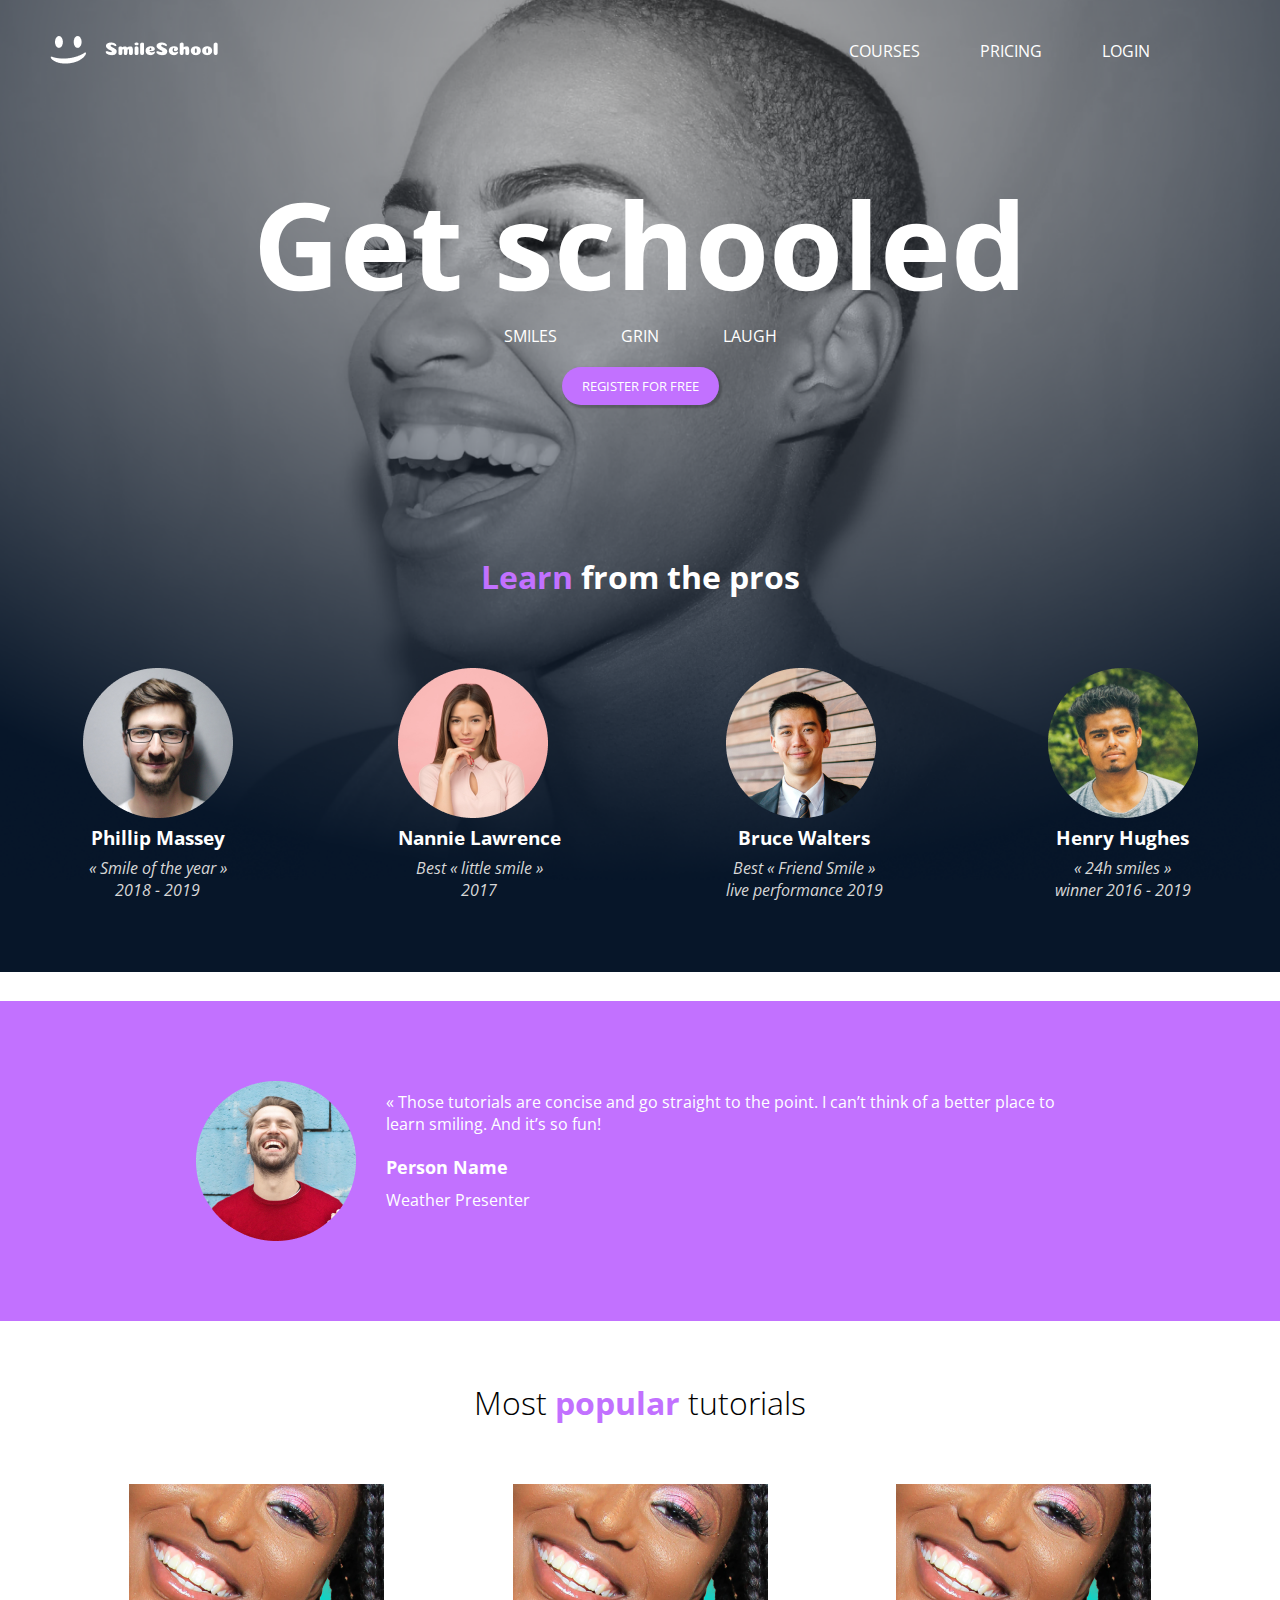
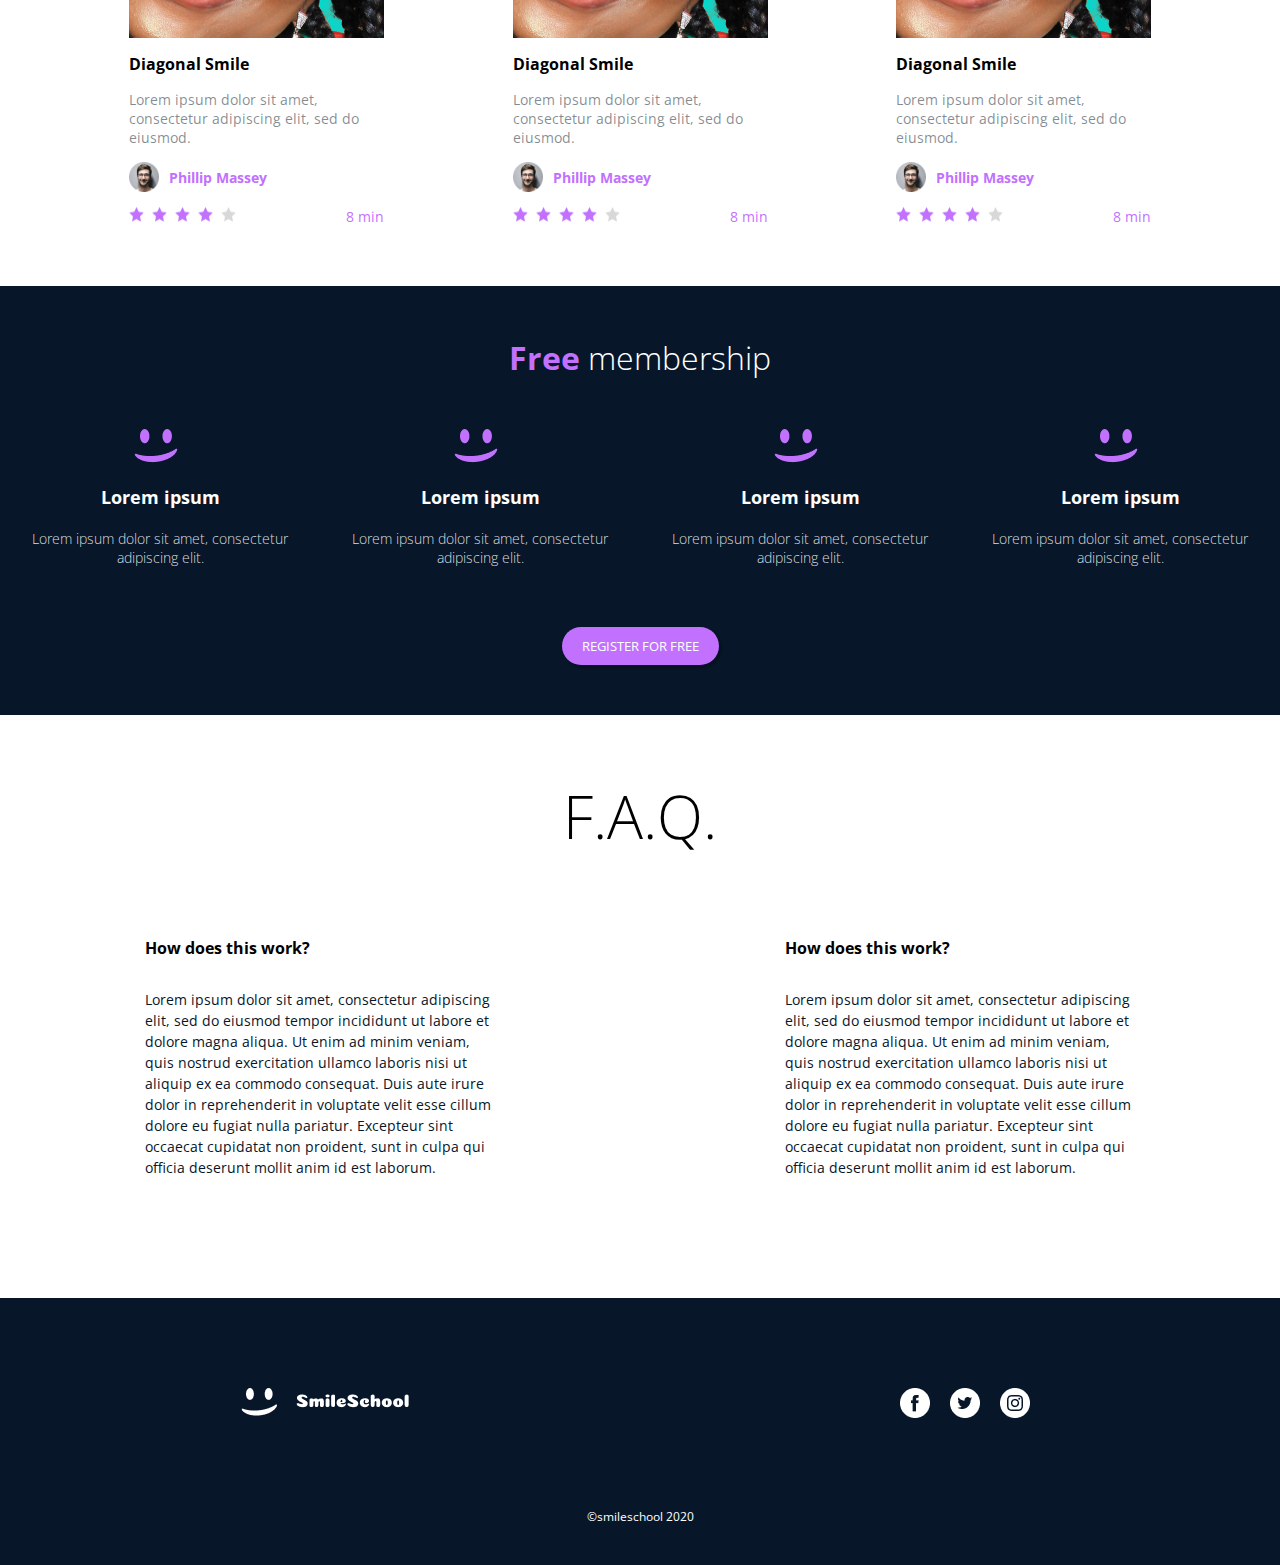
<file: css_advanced/index.html>
<!DOCTYPE html>
<html lang="en">

<head>
    <meta charset="UTF-8" />
    <meta name="viewport" content="width=device-width, initial-scale=1.0" />
    <title>Document</title>
    <link rel="stylesheet" href="styles.css" />
</head>

<body>
    <!-- Header Section -->
    <header>
        <div>
            <a href="#"><img src="./assets/logo.png" alt="" /></a>
            <div>
                <a href="#">Courses</a>
                <a href="#">Pricing</a>
                <a href="#">Login</a>
            </div>
        </div>
    </header>

    <!-- Main Section -->
    <main>
        <!-- Banner Section -->
        <section>
            <div>
                <h1>Get schooled</h1>
                <p class="sub-title">Smiles Grin Laugh</p>
                <button>Register for free</button>
            </div>

            <div>
                <h2><span>Learn</span> from the pros</h2>

                <div>
                    <div>
                        <img src="./assets/1.png" alt="Instructor 1" />
                        <h3>Phillip Massey</h3>
                        <p>
                            « Smile of the year » <br />
                            2018 - 2019
                        </p>
                    </div>

                    <div>
                        <img src="./assets/2.png" alt="Instructor 2" />
                        <h3>Nannie Lawrence</h3>
                        <p>
                            Best « little smile » <br />
                            2017
                        </p>
                    </div>

                    <div>
                        <img src="./assets/3.png" alt="Instructor 3" />
                        <h3>Bruce Walters</h3>
                        <p>
                            Best « Friend Smile » <br />
                            live performance 2019
                        </p>
                    </div>

                    <div>
                        <img src="./assets/4.png" alt="Instructor 4" />
                        <h3>Henry Hughes</h3>
                        <p>
                            « 24h smiles » <br />
                            winner 2016 - 2019
                        </p>
                    </div>
                </div>
            </div>
        </section>

        <!-- Quote Section -->
        <section>
            <div>
                <img src="./assets/5.png" alt="Image" />
                <div>
                    <blockquote>
                        « Those tutorials are concise and go straight to the
                        point. I can’t think of a better place to learn
                        smiling. And it’s so fun!
                    </blockquote>
                    <p class="author">Person Name</p>
                    <p>Weather Presenter</p>
                </div>
            </div>
        </section>

        <!-- Videos Section -->
        <section>
            <h1>Most <span>popular</span> tutorials</h1>

            <div class="vd-block">
                <!-- Video block 1 -->
                <div class="vd">
                    <img src="./assets/6.png" alt="Image" />
                    <h2>Diagonal Smile</h2>
                    <p>
                        Lorem ipsum dolor sit amet, consectetur adipiscing
                        elit, sed do eiusmod.
                    </p>
                    <!-- Block for Author -->
                    <div class="vd-author">
                        <img src="./assets/1.png" alt="Instructor 1" />
                        <h3>Phillip Massey</h3>
                    </div>
                    <!-- Block for rating -->
                    <div class="vd-rat">
                        <div>
                            <img src="./assets/star.png" alt="Star" />
                            <img src="./assets/star.png" alt="Star" />
                            <img src="./assets/star.png" alt="Star" />
                            <img src="./assets/star.png" alt="Star" />
                            <img src="./assets/blank_star.png" alt="Star" />
                        </div>
                        <p>8 min</p>
                    </div>
                </div>

                <!-- Video block 2 -->
                <div class="vd">
                    <img src="./assets/6.png" alt="Image" />
                    <h2>Diagonal Smile</h2>
                    <p>
                        Lorem ipsum dolor sit amet, consectetur adipiscing
                        elit, sed do eiusmod.
                    </p>
                    <!-- Block for Author -->
                    <div class="vd-author">
                        <img src="./assets/1.png" alt="Instructor 1" />
                        <h3>Phillip Massey</h3>
                    </div>
                    <!-- Block for rating -->
                    <div class="vd-rat">
                        <div>
                            <img src="./assets/star.png" alt="Star" />
                            <img src="./assets/star.png" alt="Star" />
                            <img src="./assets/star.png" alt="Star" />
                            <img src="./assets/star.png" alt="Star" />
                            <img src="./assets/blank_star.png" alt="Star" />
                        </div>
                        <p>8 min</p>
                    </div>
                </div>
                <!-- Add similar blocks for other videos -->
                <!-- ... -->
                <div class="vd">
                    <img src="./assets/6.png" alt="Image" />
                    <h2>Diagonal Smile</h2>
                    <p>
                        Lorem ipsum dolor sit amet, consectetur adipiscing
                        elit, sed do eiusmod.
                    </p>
                    <!-- Block for Author -->
                    <div class="vd-author">
                        <img src="./assets/1.png" alt="Instructor 1" />
                        <h3>Phillip Massey</h3>
                    </div>
                    <!-- Block for rating -->
                    <div class="vd-rat">
                        <div>
                            <img src="./assets/star.png" alt="Star" />
                            <img src="./assets/star.png" alt="Star" />
                            <img src="./assets/star.png" alt="Star" />
                            <img src="./assets/star.png" alt="Star" />
                            <img src="./assets/blank_star.png" alt="Star" />
                        </div>
                        <p>8 min</p>
                    </div>
                </div>
            </div>
        </section>

        <!-- Membership Section -->
        <section>
            <h1><span>Free</span> membership</h1>

            <div>
                <!-- Membership block 1 -->
                <div>
                    <img src="./assets/smile.png" alt="Image" />
                    <h2>Lorem ipsum</h2>
                    <p>
                        Lorem ipsum dolor sit amet, consectetur adipiscing
                        elit.
                    </p>
                </div>

                <!-- Membership block 2 -->
                <div>
                    <img src="./assets/smile.png" alt="Image" />
                    <h2>Lorem ipsum</h2>
                    <p>
                        Lorem ipsum dolor sit amet, consectetur adipiscing
                        elit.
                    </p>
                </div>

                <div>
                    <img src="./assets/smile.png" alt="Image" />
                    <h2>Lorem ipsum</h2>
                    <p>
                        Lorem ipsum dolor sit amet, consectetur adipiscing
                        elit.
                    </p>
                </div>

                <div>
                    <img src="./assets/smile.png" alt="Image" />
                    <h2>Lorem ipsum</h2>
                    <p>
                        Lorem ipsum dolor sit amet, consectetur adipiscing
                        elit.
                    </p>
                </div>

            </div>

            <button>REGISTER FOR FREE</button>
        </section>

        <!-- FAQ Section -->
        <section>
            <h1 class="title">F.A.Q.</h1>

            <div class="block">
                <!-- Row block 1 -->
                <div class="row">
                    <!-- item block 1 -->
                    <div>
                        <h2>How does this work?</h2>
                        <p>
                            Lorem ipsum dolor sit amet, consectetur
                            adipiscing elit, sed do eiusmod tempor
                            incididunt ut labore et dolore magna aliqua. Ut
                            enim ad minim veniam, quis nostrud exercitation
                            ullamco laboris nisi ut aliquip ex ea commodo
                            consequat. Duis aute irure dolor in
                            reprehenderit in voluptate velit esse cillum
                            dolore eu fugiat nulla pariatur. Excepteur sint
                            occaecat cupidatat non proident, sunt in culpa
                            qui officia deserunt mollit anim id est laborum.
                        </p>
                    </div>

                    <!-- item block 2 -->
                    <div>
                        <h2>How does this work?</h2>
                        <p>
                            Lorem ipsum dolor sit amet, consectetur
                            adipiscing elit, sed do eiusmod tempor
                            incididunt ut labore et dolore magna aliqua. Ut
                            enim ad minim veniam, quis nostrud exercitation
                            ullamco laboris nisi ut aliquip ex ea commodo
                            consequat. Duis aute irure dolor in
                            reprehenderit in voluptate velit esse cillum
                            dolore eu fugiat nulla pariatur. Excepteur sint
                            occaecat cupidatat non proident, sunt in culpa
                            qui officia deserunt mollit anim id est laborum.
                        </p>
                    </div>
                </div>
            </div>
        </section>
    </main>

    <!-- Footer Section -->
    <footer>
        <div>
            <!-- Row block -->
            <div class="block">
                <div>
                    <img src="./assets/logo.png" alt="Smile School Logo" />
                </div>

                <!-- Block for social media icons -->
                <div>
                    <a href="#"><img src="./assets/Facebook_White.png" alt="Facebook Icon" /></a>
                    <a href="#"><img src="./assets/Twitter_White.png" alt="Twitter Icon" /></a>
                    <a href="#"><img src="./assets/Instagram_White.png" alt="Instagram Icon" /></a>
                </div>
            </div>
            <p>©smileschool 2020</p>
        </div>
    </footer>
</body>

</html>
</file>
<file: css_advanced/styles.css>
@import url("https://fonts.googleapis.com/css2?family=Open+Sans&display=swap");
 * {
     padding: 0;
     margin: 0;
     text-decoration: none;
     font-family: "Open Sans", sans-serif;
}
 body {
     background-image: url("./assets/background.png");
     background-repeat: no-repeat;
     max-height: 100vh;
     background-position: start;
     background-size: cover;
}
/* Start in Header */
 header {
     text-transform: uppercase;
}
 header div {
     color: white;
     display: flex;
     justify-content: space-between;
     align-items: center;
     padding: 20px 50px;
}
 header div div a {
     color: white;
     margin: 0 30px;
}
/* Start in first section */
 section:nth-child(1) div:nth-child(1) {
     margin: 60px 0;
     text-align: center;
}
 section:nth-child(1) div:nth-child(1) h1 {
     font-size: 120px;
     color: white;
}
 .sub-title {
     text-transform: uppercase;
     color: white;
     word-spacing: 60px;
}
 button {
     background-color: #c271ff;
     color: white;
     padding: 10px 20px;
     margin: 20px;
     border: 0;
     border-radius: 20px;
     text-transform: uppercase;
     box-shadow: 2px 2px 2px 1px rgba(0, 0, 0, 0.2);
}
 section:nth-child(1) div:nth-child(2) {
     text-align: center;
     padding-bottom: 10px;
}
 section:nth-child(1) div:nth-child(2) h2 {
     padding-top: 70px;
     font-size: 32px;
     color: white;
}
 section:nth-child(1) div:nth-child(2) h2 span {
     color: #c271ff;
}
 section:nth-child(1) div:nth-child(2) div {
     display: flex;
     justify-content: space-around;
     margin: 50px 0;
}
 section:nth-child(1) div:nth-child(2) div div {
     margin: 20px;
}
 section:nth-child(1) div:nth-child(2) div div, img, h3, p {
     display: block;
}
 section:nth-child(1) div:nth-child(2) div div h3 {
     font: bold;
     color: white;
     margin: 0.45rem 0;
}
 section:nth-child(1) div:nth-child(2) div div p {
     color: rgb(215, 215, 215);
     font-style: italic;
}
/* Start Second section */
 section:nth-child(2) {
     background-color: #c271ff;
     display: flex;
     justify-content: space-evenly;
     align-items: center;
     padding: 80px 0;
}
 section:nth-child(2) div:nth-child(1) {
     color: white;
}
 section:nth-child(2) blockquote {
     margin-top: 10px;
}
 .author {
     font-weight: bold;
     font-size: large;
     margin: 20px 0 10px 0;
}
 section:nth-child(2) img {
     width: 160px;
     float: left;
     margin-right: 30px;
}
/* Start third section */
 section:nth-child(3) {
     text-align: center;
     padding-bottom: 30px;
}
 section:nth-child(3) h1 {
     font-size: 32px;
     font-weight: 300;
     margin: 60px 0;
}
 section:nth-child(3) h1 span {
     font-weight: bold;
     color: #c271ff;
}
 .vd-block {
     display: flex;
     justify-content: space-evenly;
     text-align: left;
}
 .vd {
     max-width: 255px;
}
 .vd h2 {
     font-size: 16px;
     margin: 15px 0;
}
 .vd p {
     color: #07162980;
     font-size: 14px;
     margin-bottom: 15px;
}
 .vd-author {
     display: flex;
     align-items: center;
}
 .vd-author img {
     width: 30px;
}
 .vd-author h3 {
     font-size: 14px;
     margin-left: 10px;
     color: #c271ff;
}
 .vd-rat {
     display: flex;
     margin: 15px 0;
     justify-content: space-between;
}
 .vd-rat div img {
     width: 15px;
     height: 15px;
     margin-right: 8px;
}
 .vd-rat div {
     display: flex;
}
 .vd-rat p {
     color: #c271ff;
}
/* Start membership section */
 section:nth-child(4) {
     text-align: center;
     background-color: #071629;
     color: white;
}
 section:nth-child(4) h1 {
     padding: 50px 0;
     font-weight: 300;
}
 section:nth-child(4) h1 span {
     font-weight: bold;
     color: #c271ff;
}
 section:nth-child(4) div {
     display: flex;
     justify-content: space-around;
}
 section:nth-child(4) div div, img, h2, p {
     display: block;
}
 section:nth-child(4) div div {
     max-width: 257px;
}
 section:nth-child(4) div div img {
     text-align: center;
     margin-left: 40%;
}
 section:nth-child(4) div div h2 {
     margin: 20px 0;
     font-size: 18px;
}
 section:nth-child(4) div div p {
     font-size: 14px;
     font-weight: 300;
     color: rgb(221, 221, 221);
}
 section:nth-child(4) button {
     margin: 60px 0 50px 0;
}
/* Start FAQ section */
 section:nth-child(5) {
     margin: 0 0 60px 0;
     text-align: center;
}
 section:nth-child(5) .title {
     font-size: 60px;
     font-weight: 300;
     margin: 60px 0;
}
 section:nth-child(5) .block .row {
     display: flex;
     justify-content: space-around;
}
 section:nth-child(5) .block .row div {
     text-align: left;
     max-width: 350px;
     margin-bottom: 60px;
}
 section:nth-child(5) .block .row div h2 {
     margin: 20px 0 30px 0;
     font-size: 16px;
     font-weight: 700;
}
 section:nth-child(5) .block .row div p {
     font-size: 14px;
     font-weight: 400;
     color: #071629;
     line-height: 1.5;
}
/* Start in Footer */
 footer {
     background-color: #071629;
     color: white;
}
 footer .block {
     display: flex;
     justify-content: space-around;
     padding: 90px 0;
     text-align: center;
}
 footer .block div:nth-child(2) {
     display: flex;
}
 footer .block div:nth-child(2) a {
     margin: 0 10px;
}
 footer p {
     text-align: center;
     color: white;
     font-size: 12px;
     font-weight: 400;
     padding-bottom: 40px;
}
</file>
